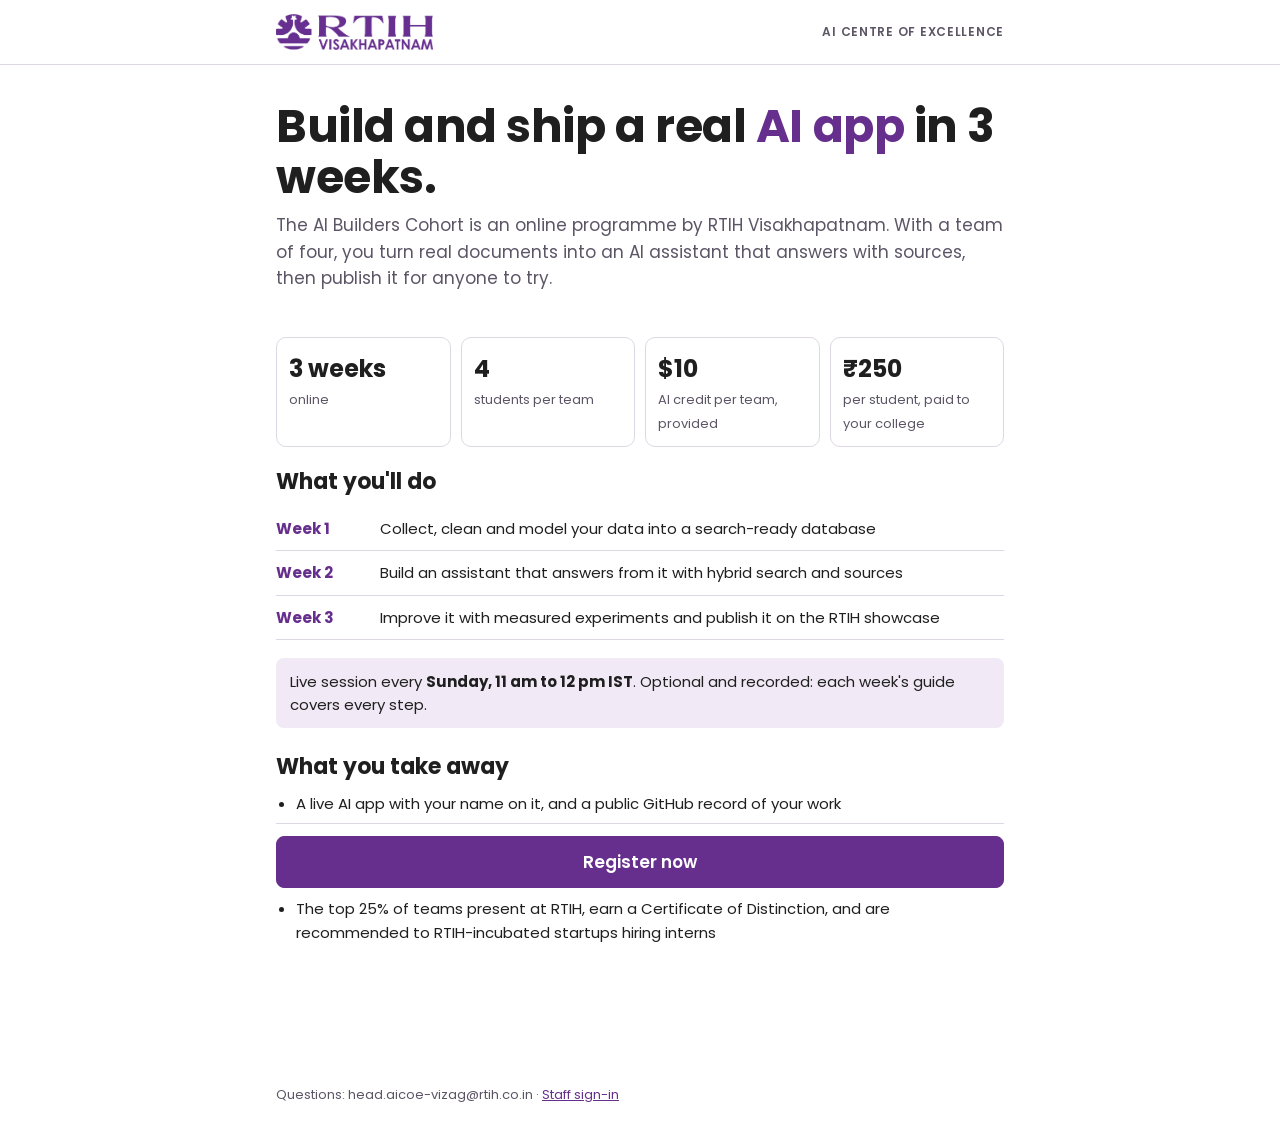
<file: web/index.html>
<!DOCTYPE html>
<html lang="en">
<head>
<meta charset="utf-8">
<meta name="viewport" content="width=device-width, initial-scale=1">
<title>AI Builders Cohort</title>
<meta name="description" content="A 3-week online programme by RTIH Visakhapatnam: build and ship a real AI app with a team of four.">
<link href="https://fonts.googleapis.com/css2?family=Poppins:wght@400;500;600;700&display=swap" rel="stylesheet">
<link rel="stylesheet" href="css/site.css">
<style>
.hero { padding: 8px 0 8px; }
.weeks { display: grid; gap: 10px; margin: 18px 0; }
.week { display: grid; grid-template-columns: 92px minmax(0, 1fr); gap: 12px; align-items: baseline; border-bottom: 1px solid var(--line); padding-bottom: 10px; }
.week b { color: var(--purple); }
.facts { display: grid; grid-template-columns: repeat(auto-fit, minmax(min(150px, 100%), 1fr)); gap: 10px; margin: 18px 0; }
.fact { border: 1px solid var(--line); border-radius: 10px; padding: 12px; }
.fact b { display: block; font-size: 24px; }
.fact span { color: var(--muted); font-size: 13px; }
ul.take { padding-left: 20px; margin: 8px 0 0; } ul.take li { margin-bottom: 4px; }
.cta { position: sticky; bottom: 0; background: var(--bg); padding: 12px 0; border-top: 1px solid var(--line); margin-top: 24px; }
.cta .btn { width: 100%; font-size: 17px; min-height: 52px; }
</style>
</head>
<body>
<header class="site"><div class="wrap">
  <div class="row"><img class="logo logo-light" src="assets/rtih-logo.png" alt="RTIH Visakhapatnam"><img class="logo logo-dark" src="assets/rtih-logo-light.png" alt="RTIH Visakhapatnam"></div>
  <span class="tag">AI Centre of Excellence</span>
</div></header>
<main class="wrap">
  <section class="hero">
    <h1>Build and ship a real <em>AI app</em> in 3 weeks.</h1>
    <p class="lead">The AI Builders Cohort is an online programme by RTIH Visakhapatnam. With a team of four, you turn real documents into an AI assistant that answers with sources, then publish it for anyone to try.</p>
  </section>

  <div class="facts">
    <div class="fact"><b>3 weeks</b><span>online</span></div>
    <div class="fact"><b>4</b><span>students per team</span></div>
    <div class="fact"><b>$10</b><span>AI credit per team, provided</span></div>
    <div class="fact"><b id="fee">₹250</b><span>per student, paid to your college</span></div>
  </div>

  <h2>What you'll do</h2>
  <div class="weeks">
    <div class="week"><b>Week 1</b><span>Collect, clean and model your data into a search-ready database</span></div>
    <div class="week"><b>Week 2</b><span>Build an assistant that answers from it with hybrid search and sources</span></div>
    <div class="week"><b>Week 3</b><span>Improve it with measured experiments and publish it on the RTIH showcase</span></div>
  </div>
  <p class="note">Live session every <strong>Sunday, 11 am to 12 pm IST</strong>. Optional and recorded: each week's guide covers every step.</p>

  <h2 style="margin-top:22px">What you take away</h2>
  <ul class="take">
    <li>A live AI app with your name on it, and a public GitHub record of your work</li>
    <li>Real skills: data preparation, RAG and hybrid search, the OpenAI API, Git and GitHub, deployment</li>
    <li>A verifiable certificate from RTIH Visakhapatnam</li>
    <li>The top 25% of teams present at RTIH, earn a Certificate of Distinction, and are recommended to RTIH-incubated startups hiring interns</li>
  </ul>

  <p class="hint" id="deadline" style="margin-top:18px"></p>
  <div class="cta"><a class="btn" href="register.html" id="regBtn">Register now</a></div>
  <footer class="site">Questions: <span id="contact">head.aicoe-vizag@rtih.co.in</span> · <a href="admin.html">Staff sign-in</a></footer>
</main>
<script type="module">
import { readPublic, configured } from './js/api.js';
if (configured) {
  try {
    const [s] = await readPublic('settings?select=fee_inr,deadline,registration_open,contact&id=eq.1');
    if (s) {
      document.getElementById('fee').textContent = '₹' + s.fee_inr;
      document.getElementById('contact').textContent = s.contact;
      if (s.deadline) document.getElementById('deadline').textContent = 'Register by ' + new Date(s.deadline + 'T00:00:00').toLocaleDateString('en-IN', { dateStyle: 'long' }) + '.';
      if (!s.registration_open) { const b = document.getElementById('regBtn'); b.textContent = 'Registration is closed'; b.removeAttribute('href'); b.setAttribute('aria-disabled', 'true'); b.style.opacity = '.55'; }
    }
  } catch (e) { /* page still works with defaults */ }
}
</script>
</body>
</html>
</file>
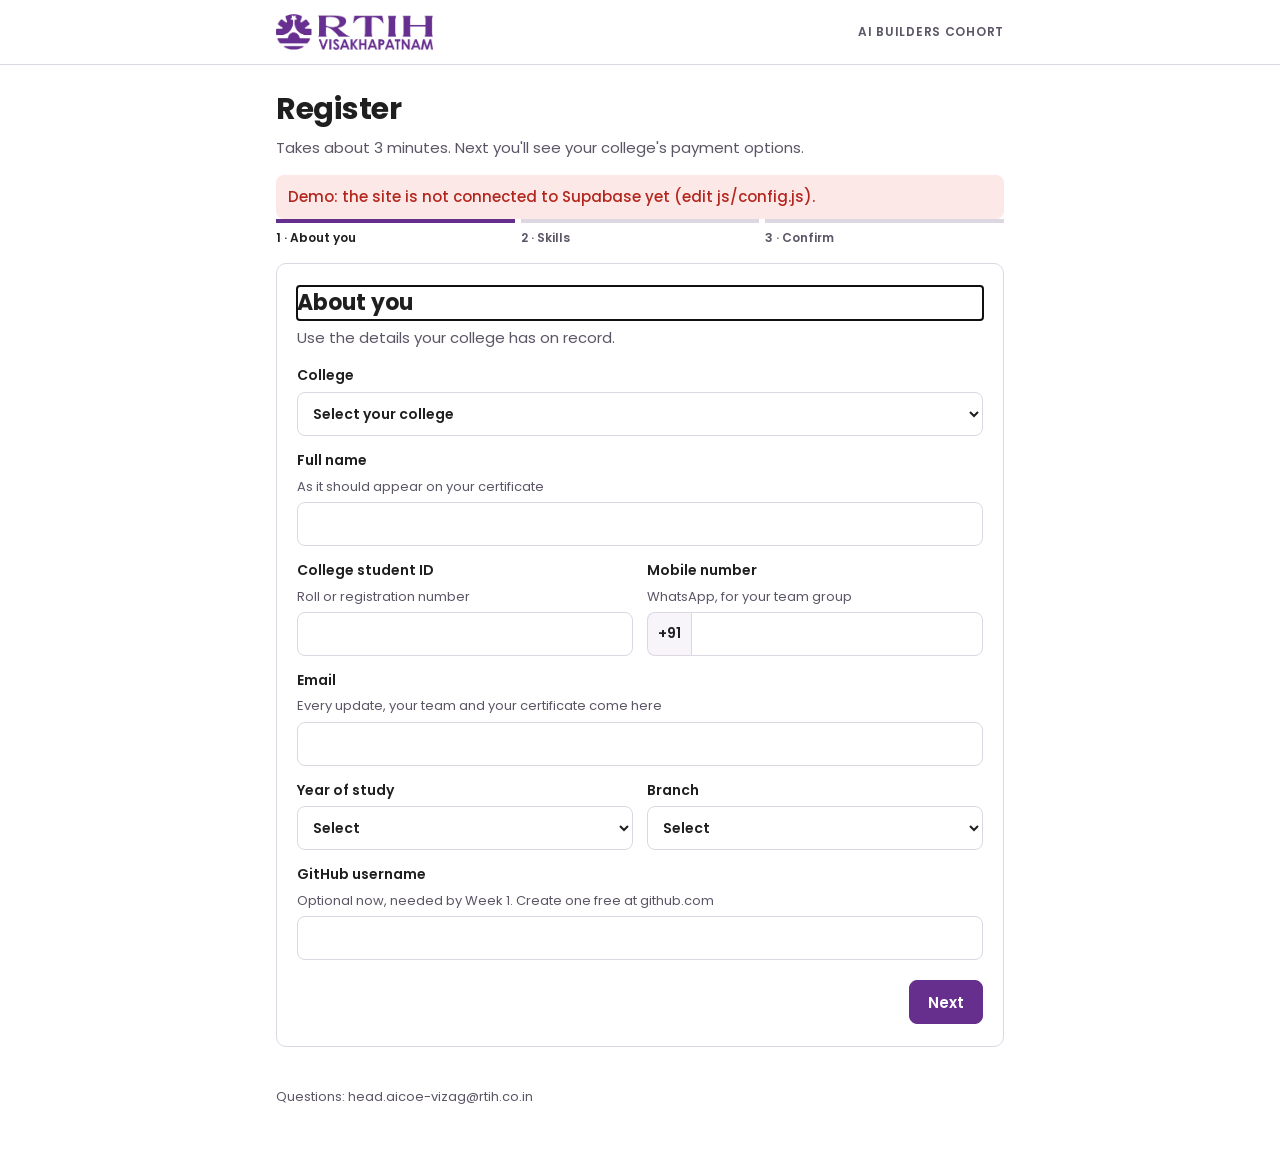
<file: web/register.html>
<!DOCTYPE html>
<html lang="en">
<head>
<meta charset="utf-8">
<meta name="viewport" content="width=device-width, initial-scale=1">
<title>Register · AI Builders Cohort</title>
<link href="https://fonts.googleapis.com/css2?family=Poppins:wght@400;500;600;700&display=swap" rel="stylesheet">
<link rel="stylesheet" href="css/site.css">
</head>
<body>
<header class="site"><div class="wrap">
  <a href="index.html" class="row" aria-label="Back to the programme page"><img class="logo logo-light" src="assets/rtih-logo.png" alt="RTIH Visakhapatnam"><img class="logo logo-dark" src="assets/rtih-logo-light.png" alt="RTIH Visakhapatnam"></a>
  <span class="tag">AI Builders Cohort</span>
</div></header>
<main class="wrap" style="padding-bottom:40px">
  <h1 style="font-size:30px">Register</h1>
  <p class="sub">Takes about 3 minutes. Next you'll see your college's payment options.</p>
  <div id="closed" class="errbox" hidden>Registration is closed.</div>
  <div class="steps" aria-hidden="true"><div data-s="1">1 · About you</div><div data-s="2">2 · Skills</div><div data-s="3">3 · Confirm</div></div>
  <p class="sr" id="stepLive" aria-live="polite"></p>

  <form id="form" novalidate>
    <section class="card" data-step="1">
      <h2>About you</h2>
      <p class="sub">Use the details your college has on record.</p>
      <div class="grid">
        <label class="f full">College <select name="college_id" id="college" required><option value="">Select your college</option></select><span class="err" data-for="college_id"></span></label>
        <label class="f full">Full name <small>As it should appear on your certificate</small><input type="text" name="name" autocomplete="name" maxlength="80" required><span class="err" data-for="name"></span></label>
        <label class="f">College student ID <small>Roll or registration number</small><input type="text" name="student_id" maxlength="30" autocapitalize="characters" required><span class="err" data-for="student_id"></span></label>
        <label class="f">Mobile number <small>WhatsApp, for your team group</small><span class="phone"><span>+91</span><input type="tel" name="phone" inputmode="numeric" autocomplete="tel-national" maxlength="10" required></span><span class="err" data-for="phone"></span></label>
        <label class="f full">Email <small>Every update, your team and your certificate come here</small><input type="email" name="email" autocomplete="email" maxlength="100" required><span class="err" data-for="email"></span></label>
        <label class="f">Year of study <select name="year" id="year" required><option value="">Select</option></select><span class="err" data-for="year"></span></label>
        <label class="f">Branch <select name="branch" id="branch" required><option value="">Select</option></select><span class="err" data-for="branch"></span></label>
        <label class="f full" id="branchOtherWrap" hidden>Your branch <input type="text" name="branch_other" maxlength="60"><span class="err" data-for="branch_other"></span></label>
        <label class="f full">GitHub username <small>Optional now, needed by Week 1. Create one free at github.com</small><input type="text" name="github" maxlength="39" autocapitalize="none" spellcheck="false"><span class="err" data-for="github"></span></label>
      </div>
      <div class="nav"><span></span><button type="button" data-next>Next</button></div>
    </section>

    <section class="card" data-step="2" hidden>
      <h2>Your skills</h2>
      <p class="sub">Only used to build balanced teams, so be honest. 1 = new to it, 2 = some experience, 3 = confident. Beginners are welcome.</p>
      <div id="ratings"></div>
      <span class="err" data-for="ratings"></span>
      <div class="grid" style="margin-top:16px">
        <label class="f full">Anyone you already know who is registering? <small>Optional. Their emails, separated by commas. We put friends in different teams on purpose.</small><input type="text" name="knows" maxlength="300" autocapitalize="none" spellcheck="false"></label>
        <label class="check full"><input type="checkbox" name="consent_share_phone" checked> My teammates may see my mobile number for our team WhatsApp group.</label>
        <label class="check full"><input type="checkbox" name="consent_startups"> If my team is in the top 25%, RTIH may share my email and mobile number with RTIH-incubated startups looking for interns. (Name, project and GitHub profile are shared either way.)</label>
      </div>
      <div class="nav"><button type="button" class="ghost" data-back>Back</button><button type="button" data-next>Next</button></div>
    </section>

    <section class="card" data-step="3" hidden>
      <h2>Check and submit</h2>
      <dl class="kv" id="review" style="margin-bottom:16px"></dl>
      <label class="check"><input type="checkbox" name="consent_data"> I agree that my details are shared with my college and RTIH AI CoE to run this programme: payment checks, team formation, certificates and, for top teams, internship referrals to RTIH-incubated startups. They are not used for anything else, and payment screenshots are deleted after the programme.</label>
      <span class="err" data-for="consent_data"></span>
      <div id="captcha" style="margin-top:14px"></div>
      <p class="errbox" id="submitErr" role="alert" hidden></p>
      <div class="nav"><button type="button" class="ghost" data-back>Back</button><button type="submit" id="submitBtn">Register and continue to payment</button></div>
    </section>
  </form>

  <section class="card" id="done" hidden tabindex="-1">
    <h2>You're registered</h2>
    <p>Your reference number:</p><div class="ref" id="refNo"></div>
    <p id="doneText"></p>
  </section>
  <footer class="site">Questions: <span id="contact">head.aicoe-vizag@rtih.co.in</span></footer>
</main>
<script type="module" src="js/register.js"></script>
</body>
</html>
</file>
<file: web/css/site.css>
:root {
  --purple: #672F8D; --purple-dark: #512A78; --purple-soft: #F1EAF6;
  --bg: #FFFFFF; --panel: #FFFFFF; --ink: #1F1F1F; --muted: #5C5566; --line: #DDD6E3; --soft: #F7F4FA;
  --ok: #1E7A45; --ok-soft: #E6F4EC; --warn: #8A5A00; --warn-soft: #FFF4DB; --err: #B3261E; --err-soft: #FCE8E6;
  --radius: 10px;
}
@media (prefers-color-scheme: dark) {
  :root:not([data-theme="light"]) {
    --purple: #B58BD6; --purple-dark: #CDB0E6; --purple-soft: #2A2233;
    --bg: #141217; --panel: #1C1920; --ink: #EEEAF2; --muted: #B3AABD; --line: #3A3441; --soft: #221E27;
    --ok: #6FD19A; --ok-soft: #17301F; --warn: #F2C266; --warn-soft: #33290F; --err: #FF8A80; --err-soft: #3A1715;
  }
}
:root[data-theme="dark"] {
  --purple: #B58BD6; --purple-dark: #CDB0E6; --purple-soft: #2A2233;
  --bg: #141217; --panel: #1C1920; --ink: #EEEAF2; --muted: #B3AABD; --line: #3A3441; --soft: #221E27;
  --ok: #6FD19A; --ok-soft: #17301F; --warn: #F2C266; --warn-soft: #33290F; --err: #FF8A80; --err-soft: #3A1715;
}
* { box-sizing: border-box; }
html { -webkit-text-size-adjust: 100%; }
body { margin: 0; background: var(--bg); color: var(--ink); font-family: 'Poppins', 'Noto Sans', system-ui, sans-serif; font-size: 15px; line-height: 1.55; }
a { color: var(--purple); }
img { max-width: 100%; }
.wrap { max-width: 760px; margin: 0 auto; padding: 0 16px; }
.wide { max-width: 1240px; margin: 0 auto; padding: 0 16px; }
header.site { border-bottom: 1px solid var(--line); background: var(--panel); }
header.site .wrap, header.site .wide { display: flex; align-items: center; justify-content: space-between; gap: 12px; min-height: 64px; flex-wrap: wrap; }
.logo { height: 36px; width: auto; display: block; }
.logo-dark { display: none; }
@media (prefers-color-scheme: dark) { :root:not([data-theme="light"]) .logo-light { display: none; } :root:not([data-theme="light"]) .logo-dark { display: block; } }
.tag { font-size: 12px; font-weight: 600; letter-spacing: .06em; text-transform: uppercase; color: var(--muted); }
h1 { font-size: clamp(30px, 6vw, 46px); line-height: 1.1; margin: 28px 0 10px; letter-spacing: -.01em; }
h1 em { font-style: normal; color: var(--purple); }
h2 { font-size: 22px; margin: 0 0 6px; }
h3 { font-size: 17px; margin: 0 0 6px; }
.lead { font-size: 17px; color: var(--muted); margin: 0 0 20px; }
.card { background: var(--panel); border: 1px solid var(--line); border-radius: var(--radius); padding: 22px 20px; }
.sub { color: var(--muted); margin: 0 0 16px; }
.grid { display: grid; grid-template-columns: repeat(2, minmax(0, 1fr)); gap: 14px; }
.grid3 { display: grid; grid-template-columns: repeat(auto-fit, minmax(min(200px, 100%), 1fr)); gap: 12px; }
.full { grid-column: 1 / -1; }
@media (max-width: 600px) { .grid { grid-template-columns: minmax(0, 1fr); } }
label.f { display: flex; flex-direction: column; gap: 5px; font-weight: 600; font-size: 14px; }
label.f small, .hint { font-weight: 400; color: var(--muted); font-size: 13px; }
input[type=text], input[type=email], input[type=tel], input[type=number], input[type=date], input[type=url], input[type=password], select, textarea {
  font: inherit; color: var(--ink); background: var(--bg); border: 1px solid var(--line); border-radius: 8px;
  padding: 9px 11px; min-height: 44px; width: 100%;
}
textarea { min-height: 80px; resize: vertical; }
input:focus, select:focus, textarea:focus, button:focus-visible, a:focus-visible { outline: 3px solid var(--purple); outline-offset: 1px; }
.invalid { border-color: var(--err) !important; }
.err { color: var(--err); font-size: 13px; font-weight: 600; }
.err:empty { display: none; }
.phone { display: flex; }
.phone span { border: 1px solid var(--line); border-right: none; border-radius: 8px 0 0 8px; padding: 0 10px; background: var(--soft); font-weight: 600; display: flex; align-items: center; }
.phone input { border-radius: 0 8px 8px 0; }
button, .btn { font: inherit; font-weight: 600; font-size: 15px; min-height: 44px; padding: 8px 18px; border-radius: 8px; cursor: pointer; border: 1px solid var(--purple);
  background: var(--purple); color: #fff; text-decoration: none; display: inline-flex; align-items: center; justify-content: center; gap: 8px; }
button.ghost, .btn.ghost { background: transparent; color: var(--purple); }
button.danger { background: var(--err); border-color: var(--err); }
button.small, .btn.small { min-height: 34px; padding: 4px 12px; font-size: 13px; }
button:disabled { opacity: .55; cursor: not-allowed; }
.nav { display: flex; justify-content: space-between; gap: 12px; margin-top: 20px; flex-wrap: wrap; }
.row { display: flex; gap: 10px; align-items: center; flex-wrap: wrap; }
.steps { display: grid; grid-template-columns: repeat(3, minmax(0, 1fr)); gap: 6px; margin: 0 0 16px; }
.steps div { border-top: 4px solid var(--line); padding-top: 6px; font-size: 12px; font-weight: 600; color: var(--muted); }
.steps div.on { border-color: var(--purple); color: var(--ink); }
.steps div.done { border-color: var(--purple-dark); color: var(--ink); }
.rate { display: grid; grid-template-columns: minmax(0, 1fr) auto; align-items: center; gap: 10px; padding: 8px 0; border-bottom: 1px solid var(--line); }
fieldset { border: none; padding: 0; margin: 0; } legend { padding: 0; font-weight: 500; }
.seg { display: flex; border: 1px solid var(--purple); border-radius: 8px; overflow: hidden; }
.seg input { position: absolute; opacity: 0; pointer-events: none; }
.seg label { min-width: 46px; min-height: 42px; display: flex; align-items: center; justify-content: center; font-weight: 600; cursor: pointer; border-left: 1px solid var(--purple); color: var(--purple); }
.seg label:first-of-type { border-left: none; }
.seg input:checked + label { background: var(--purple); color: #fff; }
.seg input:focus-visible + label { outline: 3px solid var(--purple-dark); outline-offset: -3px; }
.check { display: flex; gap: 10px; align-items: flex-start; font-weight: 400; }
.check input { width: 20px; height: 20px; margin-top: 3px; accent-color: var(--purple); flex: none; }
.note { background: var(--purple-soft); border-radius: 8px; padding: 12px 14px; }
.warn { background: var(--warn-soft); color: var(--warn); border-radius: 8px; padding: 10px 12px; font-size: 14px; font-weight: 500; }
.okbox { background: var(--ok-soft); color: var(--ok); border-radius: 8px; padding: 10px 12px; font-weight: 500; }
.errbox { background: var(--err-soft); color: var(--err); border-radius: 8px; padding: 10px 12px; font-weight: 500; }
.tabs { display: flex; flex-wrap: wrap; gap: 6px; margin-bottom: 12px; }
.tabs button { background: transparent; color: var(--ink); border-color: var(--line); }
.tabs button[aria-selected=true] { background: var(--purple); color: #fff; border-color: var(--purple); }
.kv { display: grid; grid-template-columns: 150px minmax(0, 1fr); gap: 6px 12px; }
.kv dt { color: var(--muted); font-size: 13px; padding-top: 2px; }
.kv dd { margin: 0; font-weight: 600; word-break: break-word; display: flex; gap: 8px; align-items: center; flex-wrap: wrap; }
@media (max-width: 600px) { .kv { grid-template-columns: minmax(0, 1fr); } .kv dt { margin-top: 6px; } }
.qr { background: #fff; padding: 10px; width: max-content; border: 1px solid var(--line); border-radius: 8px; }
.qr img, .qr canvas { display: block; width: 200px; height: 200px; }
.amount { font-size: 30px; font-weight: 700; }
.ref { font-family: ui-monospace, monospace; font-size: 22px; font-weight: 700; border: 1px dashed var(--purple); border-radius: 8px; padding: 6px 12px; display: inline-block; margin: 6px 0 12px; }
footer.site { margin: 40px 0 24px; color: var(--muted); font-size: 13px; }
[hidden] { display: none !important; }
.sr { position: absolute; width: 1px; height: 1px; overflow: hidden; clip: rect(0 0 0 0); }
/* tables (admin) */
.tablebox { overflow-x: auto; border: 1px solid var(--line); border-radius: var(--radius); background: var(--panel); }
table { border-collapse: collapse; width: 100%; font-size: 14px; }
th, td { text-align: left; padding: 8px 10px; border-bottom: 1px solid var(--line); vertical-align: top; }
th { font-size: 12px; text-transform: uppercase; letter-spacing: .04em; color: var(--muted); background: var(--soft); position: sticky; top: 0; }
td.num, th.num { text-align: right; font-variant-numeric: tabular-nums; }
.badge { display: inline-block; font-size: 12px; font-weight: 600; padding: 2px 8px; border-radius: 999px; background: var(--soft); color: var(--muted); white-space: nowrap; }
.badge.registered { background: var(--warn-soft); color: var(--warn); }
.badge.payment_submitted { background: var(--purple-soft); color: var(--purple); }
.badge.confirmed { background: var(--ok-soft); color: var(--ok); }
.badge.rejected { background: var(--err-soft); color: var(--err); }
.stat { border: 1px solid var(--line); border-radius: var(--radius); padding: 12px 14px; background: var(--panel); }
.stat b { display: block; font-size: 26px; }
.stat span { color: var(--muted); font-size: 13px; }
dialog { border: 1px solid var(--line); border-radius: var(--radius); padding: 0; width: min(640px, calc(100vw - 32px)); background: var(--panel); color: var(--ink); }
dialog::backdrop { background: rgba(20, 10, 30, .45); }
dialog .dhead { display: flex; justify-content: space-between; align-items: center; padding: 14px 18px; border-bottom: 1px solid var(--line); }
dialog .dbody { padding: 16px 18px; max-height: 70vh; overflow: auto; }
dialog .dfoot { padding: 12px 18px; border-top: 1px solid var(--line); display: flex; gap: 8px; justify-content: flex-end; flex-wrap: wrap; }
.teamgrid { display: grid; grid-template-columns: repeat(auto-fill, minmax(min(290px, 100%), 1fr)); gap: 12px; }
.team { border: 1px solid var(--line); border-radius: var(--radius); background: var(--panel); padding: 12px; }
.team ul { list-style: none; margin: 8px 0 0; padding: 0; display: flex; flex-direction: column; gap: 8px; }
.team li { display: grid; grid-template-columns: minmax(0, 1fr) auto; gap: 4px 8px; font-size: 13px; }
.team li small { color: var(--muted); grid-column: 1 / -1; }
.team .w { margin-top: 8px; font-size: 12px; color: var(--warn); }
.toast { position: fixed; left: 50%; bottom: 20px; transform: translateX(-50%); background: var(--ink); color: var(--bg); padding: 10px 16px; border-radius: 8px; font-weight: 500; z-index: 10; max-width: calc(100vw - 32px); }
</file>
